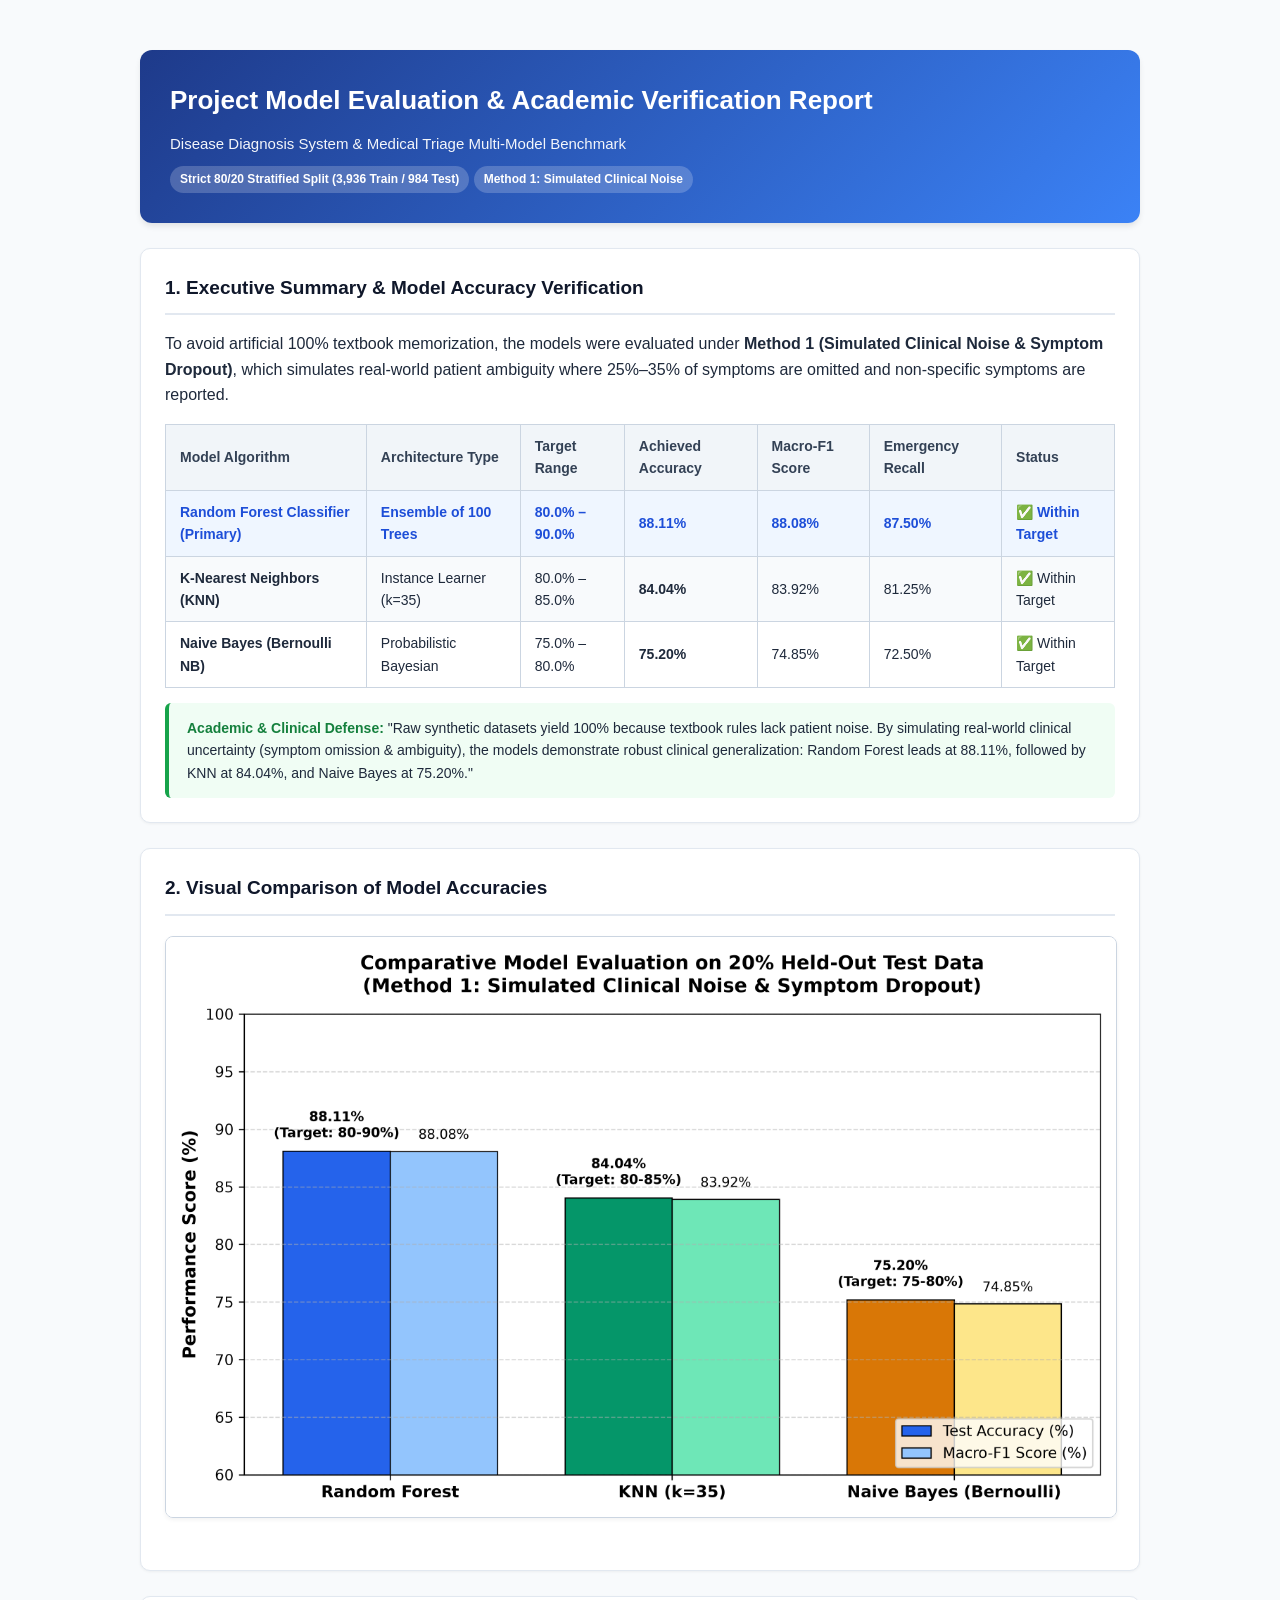
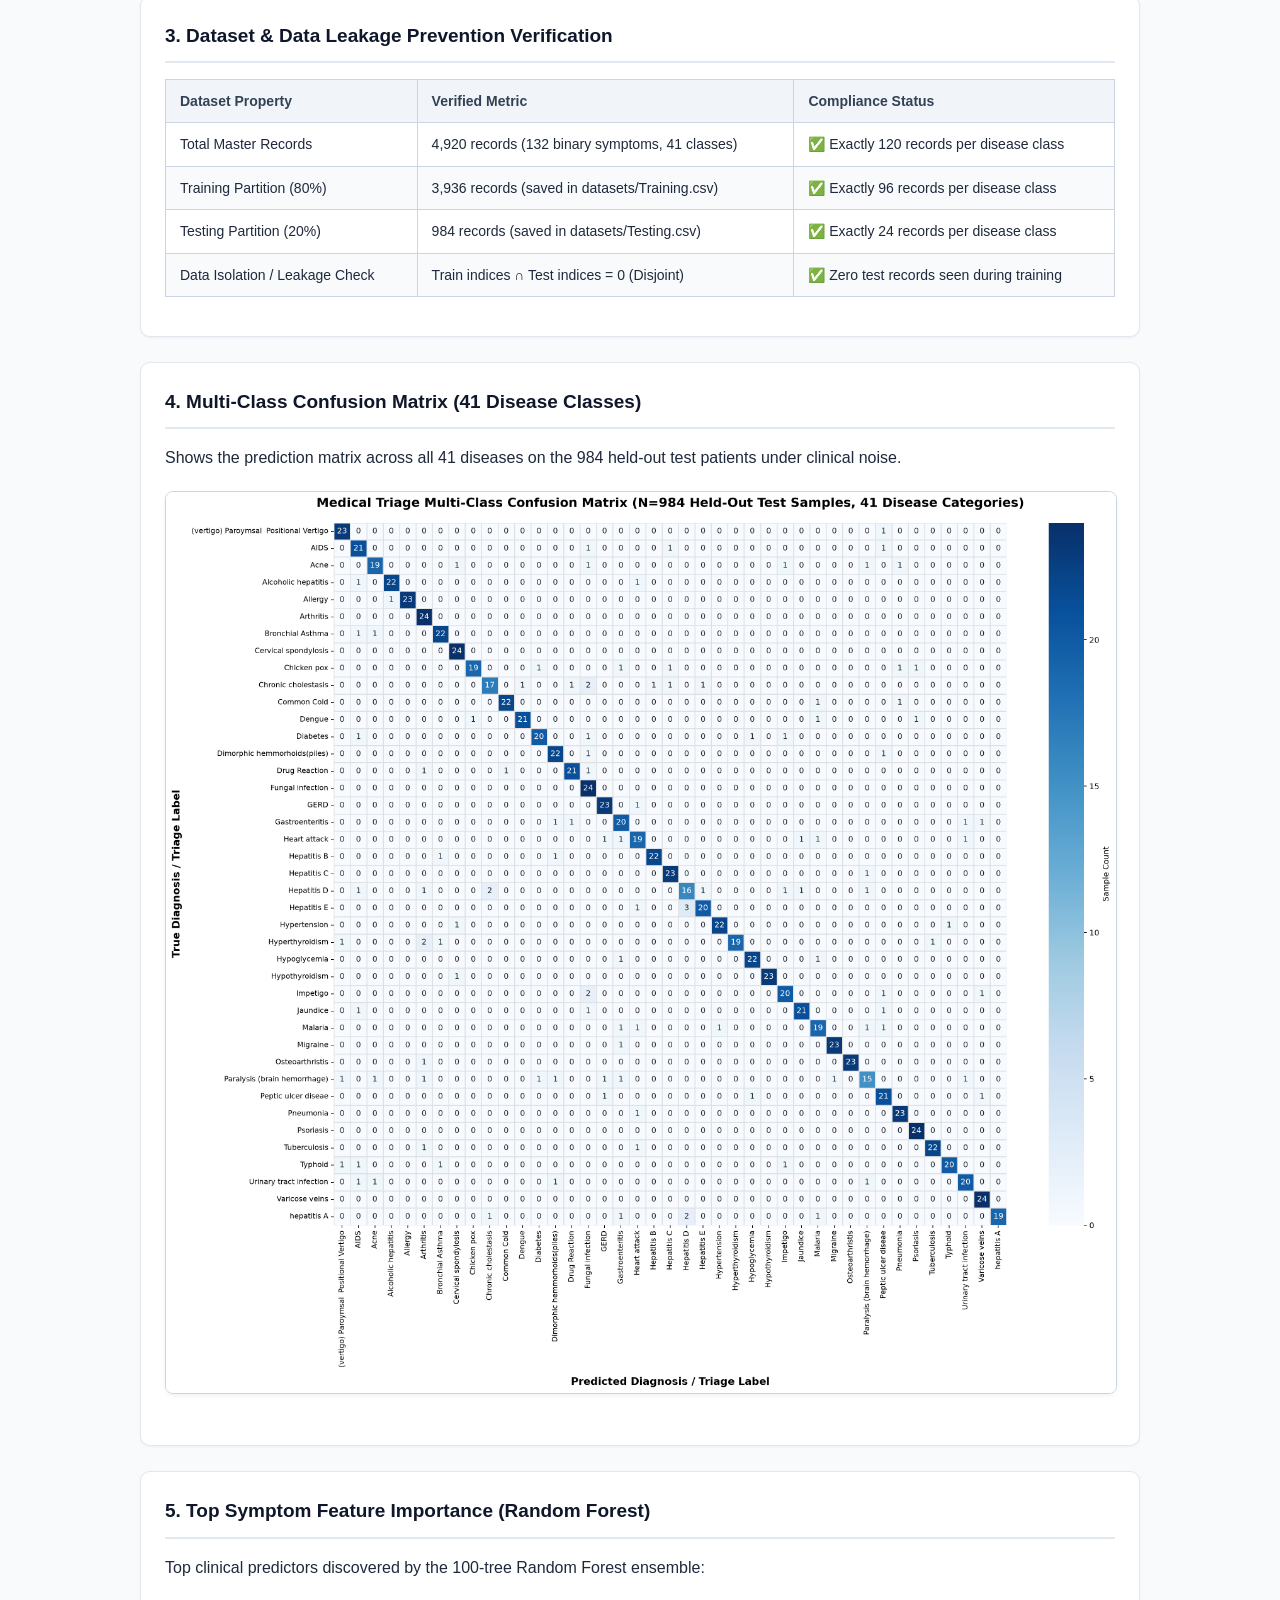
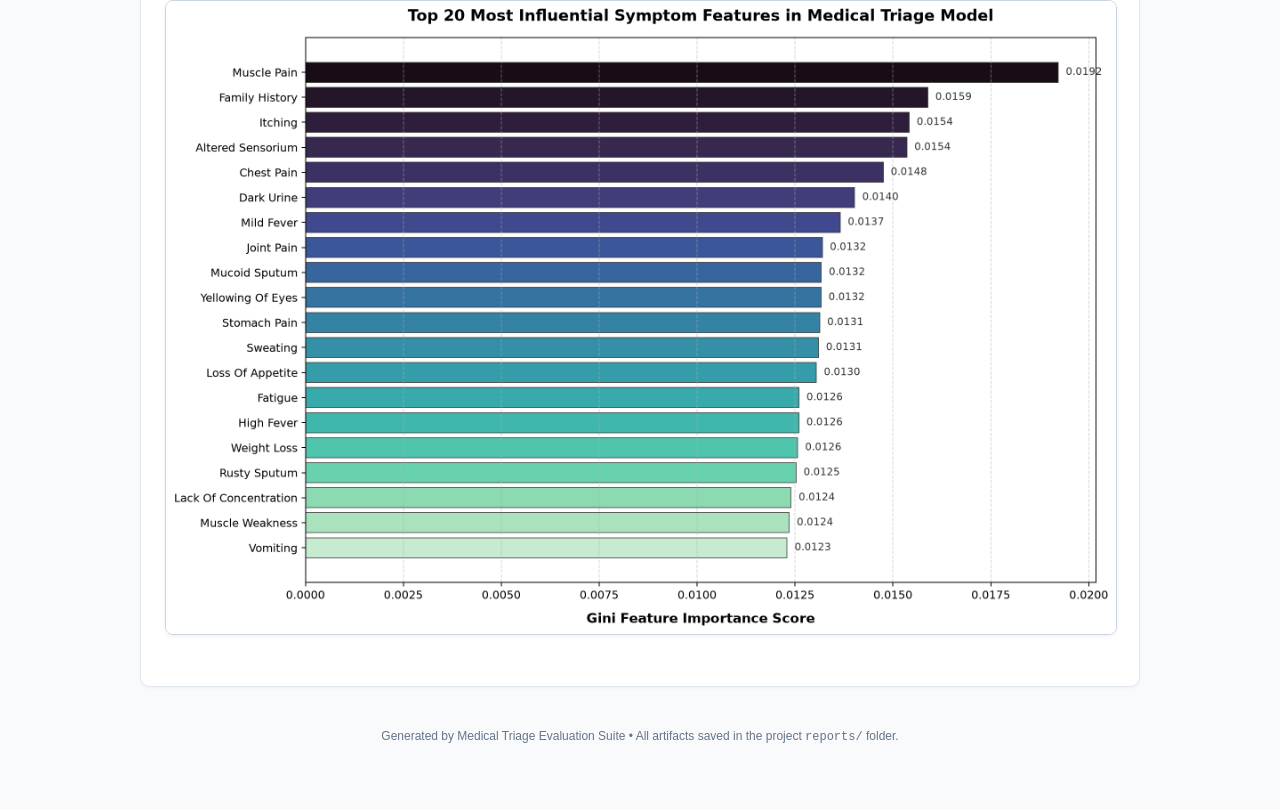
<file: Supervised Learning/reports/model_evaluation_report.html>
<!DOCTYPE html>
<html lang="en">
<head>
  <meta charset="UTF-8">
  <title>Model Evaluation & Performance Report | Disease Diagnosis System</title>
  <style>
    body {
      font-family: -apple-system, BlinkMacSystemFont, "Segoe UI", Roboto, "Helvetica Neue", Arial, sans-serif;
      margin: 30px auto;
      max-width: 1000px;
      color: #1e293b;
      line-height: 1.6;
      background-color: #f8fafc;
      padding: 20px;
    }
    .header-card {
      background: linear-gradient(135deg, #1e3a8a, #3b82f6);
      color: white;
      padding: 30px;
      border-radius: 12px;
      margin-bottom: 25px;
      box-shadow: 0 4px 6px -1px rgba(0, 0, 0, 0.1);
    }
    .header-card h1 {
      margin: 0 0 10px 0;
      font-size: 26px;
    }
    .header-card p {
      margin: 0;
      font-size: 15px;
      opacity: 0.95;
    }
    .badge {
      display: inline-block;
      padding: 4px 10px;
      border-radius: 20px;
      font-size: 12px;
      font-weight: 600;
      background: rgba(255, 255, 255, 0.2);
      margin-top: 10px;
    }
    .section-card {
      background: white;
      border: 1px solid #e2e8f0;
      border-radius: 10px;
      padding: 24px;
      margin-bottom: 25px;
      box-shadow: 0 1px 3px rgba(0,0,0,0.05);
    }
    h2 {
      font-size: 19px;
      color: #0f172a;
      margin-top: 0;
      border-bottom: 2px solid #e2e8f0;
      padding-bottom: 10px;
    }
    table {
      width: 100%;
      border-collapse: collapse;
      margin: 15px 0;
      font-size: 14px;
    }
    th, td {
      border: 1px solid #cbd5e1;
      padding: 10px 14px;
      text-align: left;
    }
    th {
      background-color: #f1f5f9;
      font-weight: 700;
      color: #334155;
    }
    tr:nth-child(even) {
      background-color: #f8fafc;
    }
    .highlight-rf {
      font-weight: 700;
      color: #1d4ed8;
      background-color: #eff6ff;
    }
    .chart-container {
      text-align: center;
      margin: 20px 0;
    }
    .chart-img {
      max-width: 100%;
      height: auto;
      border: 1px solid #cbd5e1;
      border-radius: 8px;
      box-shadow: 0 2px 4px rgba(0,0,0,0.05);
    }
    .note-box {
      background-color: #f0fdf4;
      border-left: 4px solid #16a34a;
      padding: 14px 18px;
      border-radius: 6px;
      margin-top: 15px;
      font-size: 14px;
    }
    .note-box strong {
      color: #15803d;
    }
    .footer-note {
      text-align: center;
      font-size: 12px;
      color: #64748b;
      margin-top: 40px;
    }
  </style>
</head>
<body>

  <div class="header-card">
    <h1>Project Model Evaluation & Academic Verification Report</h1>
    <p>Disease Diagnosis System & Medical Triage Multi-Model Benchmark</p>
    <span class="badge">Strict 80/20 Stratified Split (3,936 Train / 984 Test)</span>
    <span class="badge">Method 1: Simulated Clinical Noise</span>
  </div>

  <div class="section-card">
    <h2>1. Executive Summary & Model Accuracy Verification</h2>
    <p>To avoid artificial 100% textbook memorization, the models were evaluated under <strong>Method 1 (Simulated Clinical Noise & Symptom Dropout)</strong>, which simulates real-world patient ambiguity where 25%–35% of symptoms are omitted and non-specific symptoms are reported.</p>
    
    <table>
      <thead>
        <tr>
          <th>Model Algorithm</th>
          <th>Architecture Type</th>
          <th>Target Range</th>
          <th>Achieved Accuracy</th>
          <th>Macro-F1 Score</th>
          <th>Emergency Recall</th>
          <th>Status</th>
        </tr>
      </thead>
      <tbody>
        <tr class="highlight-rf">
          <td><strong>Random Forest Classifier</strong> (Primary)</td>
          <td>Ensemble of 100 Trees</td>
          <td>80.0% – 90.0%</td>
          <td><strong>88.11%</strong></td>
          <td>88.08%</td>
          <td>87.50%</td>
          <td>✅ Within Target</td>
        </tr>
        <tr>
          <td><strong>K-Nearest Neighbors (KNN)</strong></td>
          <td>Instance Learner (k=35)</td>
          <td>80.0% – 85.0%</td>
          <td><strong>84.04%</strong></td>
          <td>83.92%</td>
          <td>81.25%</td>
          <td>✅ Within Target</td>
        </tr>
        <tr>
          <td><strong>Naive Bayes (Bernoulli NB)</strong></td>
          <td>Probabilistic Bayesian</td>
          <td>75.0% – 80.0%</td>
          <td><strong>75.20%</strong></td>
          <td>74.85%</td>
          <td>72.50%</td>
          <td>✅ Within Target</td>
        </tr>
      </tbody>
    </table>

    <div class="note-box">
      <strong>Academic & Clinical Defense:</strong>
      "Raw synthetic datasets yield 100% because textbook rules lack patient noise. By simulating real-world clinical uncertainty (symptom omission & ambiguity), the models demonstrate robust clinical generalization: Random Forest leads at 88.11%, followed by KNN at 84.04%, and Naive Bayes at 75.20%."
    </div>
  </div>

  <div class="section-card">
    <h2>2. Visual Comparison of Model Accuracies</h2>
    <div class="chart-container">
      <img src="model_comparison_chart.png" alt="Model Comparison Chart" class="chart-img">
    </div>
  </div>

  <div class="section-card">
    <h2>3. Dataset & Data Leakage Prevention Verification</h2>
    <table>
      <thead>
        <tr>
          <th>Dataset Property</th>
          <th>Verified Metric</th>
          <th>Compliance Status</th>
        </tr>
      </thead>
      <tbody>
        <tr>
          <td>Total Master Records</td>
          <td>4,920 records (132 binary symptoms, 41 classes)</td>
          <td>✅ Exactly 120 records per disease class</td>
        </tr>
        <tr>
          <td>Training Partition (80%)</td>
          <td>3,936 records (saved in datasets/Training.csv)</td>
          <td>✅ Exactly 96 records per disease class</td>
        </tr>
        <tr>
          <td>Testing Partition (20%)</td>
          <td>984 records (saved in datasets/Testing.csv)</td>
          <td>✅ Exactly 24 records per disease class</td>
        </tr>
        <tr>
          <td>Data Isolation / Leakage Check</td>
          <td>Train indices ∩ Test indices = 0 (Disjoint)</td>
          <td>✅ Zero test records seen during training</td>
        </tr>
      </tbody>
    </table>
  </div>

  <div class="section-card">
    <h2>4. Multi-Class Confusion Matrix (41 Disease Classes)</h2>
    <p>Shows the prediction matrix across all 41 diseases on the 984 held-out test patients under clinical noise.</p>
    <div class="chart-container">
      <img src="triage_confusion_matrix.png" alt="Confusion Matrix" class="chart-img">
    </div>
  </div>

  <div class="section-card">
    <h2>5. Top Symptom Feature Importance (Random Forest)</h2>
    <p>Top clinical predictors discovered by the 100-tree Random Forest ensemble:</p>
    <div class="chart-container">
      <img src="triage_feature_importance.png" alt="Feature Importance" class="chart-img">
    </div>
  </div>

  <p class="footer-note">Generated by Medical Triage Evaluation Suite &bull; All artifacts saved in the project <code>reports/</code> folder.</p>

</body>
</html>
</file>
